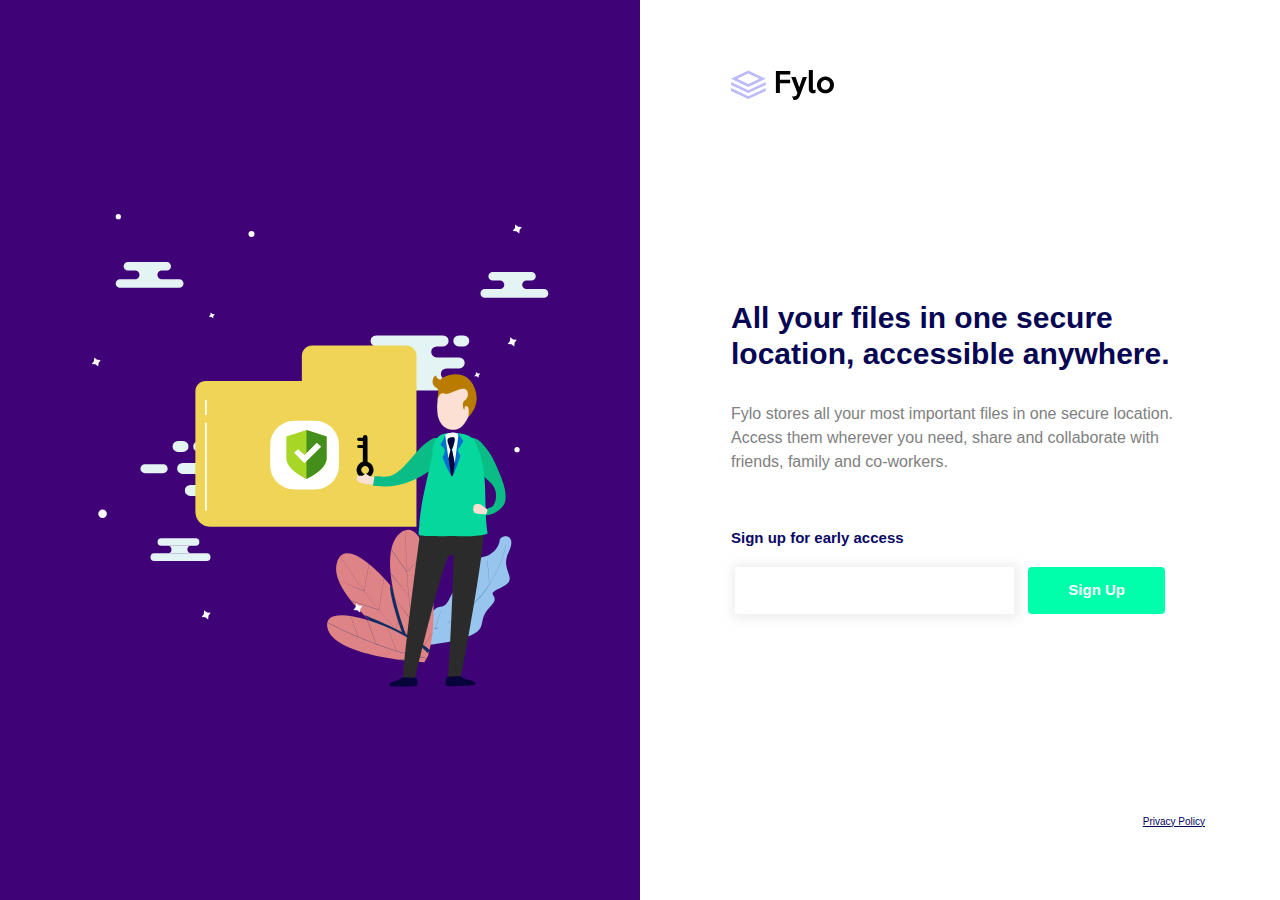
<file: index.html>
<!DOCTYPE html>
<html lang="en">

<head>
  <meta charset="UTF-8">
  <title> Frontend Mentor | Fylo landing page with alternating feature blocks</title>
  <link href="lib/bootstrap/bootstrap.css" rel="stylesheet" />
  <link rel="stylesheet" type="text/css" href="assets/css/main.css">
  <link rel="stylesheet" type="text/css" href="assets/css/responsive.css">
  <link rel="stylesheet" href="https://use.fontawesome.com/releases/v5.8.1/css/all.css"
    integrity="sha384-50oBUHEmvpQ+1lW4y57PTFmhCaXp0ML5d60M1M7uH2+nqUivzIebhndOJK28anvf" crossorigin="anonymous">
</head>

<body>

  <div class="container-fluid">
    <div class="row">
      <div class="col-12 col-md-6 background">
      </div>

      <div class="col-12 col-md-6 fylo-white">
        <div class="container">
          <nav class="fylo-nav">
            <img class="logo" src="assets/images/logo.svg" height="30" alt="fylo-logo">
            <ul class="media">
              <li><a href="#" class="social twitter"> </a><i class="fab fa-twitter"
                  style="font-size: 20px; color:rgb(6, 1, 59)"></i></li>
              <li><a href="#" class="social facebook"></a><i class="fab fa-facebook-f"
                  style="font-size: 20px; color: rgb(6, 1, 59)"></i></li>
              <li><a href="#" class="social instagram"></a><i class="fas fa-envelope"
                  style="font-size: 20px; color: rgb(6, 1, 59)"></i></li>
            </ul>
          </nav>
        </div>

        <div class="container fylo-word">
          <h3>
            All your files in one secure location, accessible
            anywhere.
          </h3>
          <p>
            Fylo stores all your most important files in one secure
            location. Access them wherever you need, share and collaborate with friends,
            family and co-workers.
          </p>
        </div>
 <div class="container">
<h5>
  Sign up for early access
</h5>
<form class="email-sign" action="">
    <label for="email" class="email"> </label>
    <input type="email" id="email" name="email" required>
    <button type="sign-up">Sign Up</button>
</form>
 </div>

 <footer class="con">
   <p>
     Privacy Policy
   </p>
 </footer>

      </div>

    </div>
  </div>

</body>

</html>
</file>
<file: assets/css/main.css>
/* PUT YOUR CODE UNDER THIS LINE   */
 body{
    font-family: Arial, Helvetica, sans-serif;
    font-size: 15px;
    padding:0;
    margin:0;
    background-color: white;
}


.background{
  background:url('../images/illustration-main.svg');
  background-repeat: no-repeat;
  background-position: center;
  width: 600px;
  height: 900px;
  background-color: rgb(63, 3, 119);
}


nav ul{
    float: right;

}

nav ul li {
  
    display: inline-block;
    margin: 15px;
  }

  .fylo-nav{
      margin-top: 60px;

  }

  .logo{
    margin-top: 10px;
  }

  .fylo-word{
      margin-top: 200px;
  }

  .container {
      width: 80%;
  }

  h3{
      font-weight: bold;
      font-size: 30px;
      color: rgb(6, 6, 83);
  }

  p{
      margin-top: 30px;
      color: gray;
      font-size: 16px;
  }

  h5{
      margin-top: 55px;
      color:rgb(9, 9, 100);
      font-size: 15px;
     font-weight: 550;
     margin-bottom: 20px;
  }

  button {
      padding: 12px 40px;
      border-radius: 4px;
      font-weight: bold;
      color: white;
      margin-left: 10px;
      background-color: #00ffaa;
      border: none;
    }

    input[type=email] {
    padding: 12px 40px;
    border: none;
    box-shadow: 1px 1px 11px 3px rgba(253, 252, 252, 0.68);
    -webkit-box-shadow: 1px 1px 11px 3px rgba(227, 227, 227, 0.68);
  -moz-box-shadow: 1px 1px 11px 3px rgba(227, 227, 227, 0.68);
    }

    footer {
margin-top: 200px;
text-align: right;
    }

    footer p{
        font-size:10px;
        margin-right:60px;
        color: rgb(2, 2, 94);
        text-decoration: underline;
    }
</file>
<file: assets/css/responsive.css>
/* Medium screen */
@media (max-width:850px) { 
.background{
    background:url('../images/illustration-main.svg');
    background-repeat: no-repeat;
    background-position: center;
    width: 450px;
    height: 700px;
    background-color: rgb(116, 13, 212);
 
  
    }
    
    .fylo-nav{
        margin-top: 15px;
    
    }
   

    button {
        padding: 12px 40px;
        border-radius: 4px;
        font-weight: bold;
        color: white;
        margin-left: 10px;
        background-color: #0c1814;
        border: none;
      }

      .fylo-word{
        margin-top: 60px;
    }

    .logo{
      margin-top: 10px;
    }

      h3{
        font-weight: bold;
        font-size: 30px;
        color: rgb(6, 6, 83);
    }

      p{
        margin-top: 20px;
        color: gray;
        font-size: 16px;
    }
  
    
    footer p{
        font-size:10px;
        margin-right:130px;
        color: rgb(2, 2, 94);
        text-decoration: underline;
    }
}

/* Smaller Screen */


@media (max-width:550px) {
	.background{
    background:url('../images/illustration-main.svg');
    background-repeat: no-repeat;
    background-position: center;
    width: 400px;
    height: 500px;
    background-color: rgb(116, 13, 212);
  
    }
    .logo{
      margin-top: 10px;
    }
    
    button{
     margin-top: 10px;
     margin-right: 10px;
    background-color: blueviolet;
    }

    footer p{
      margin-right: 30px;
    }
  }
</file>
